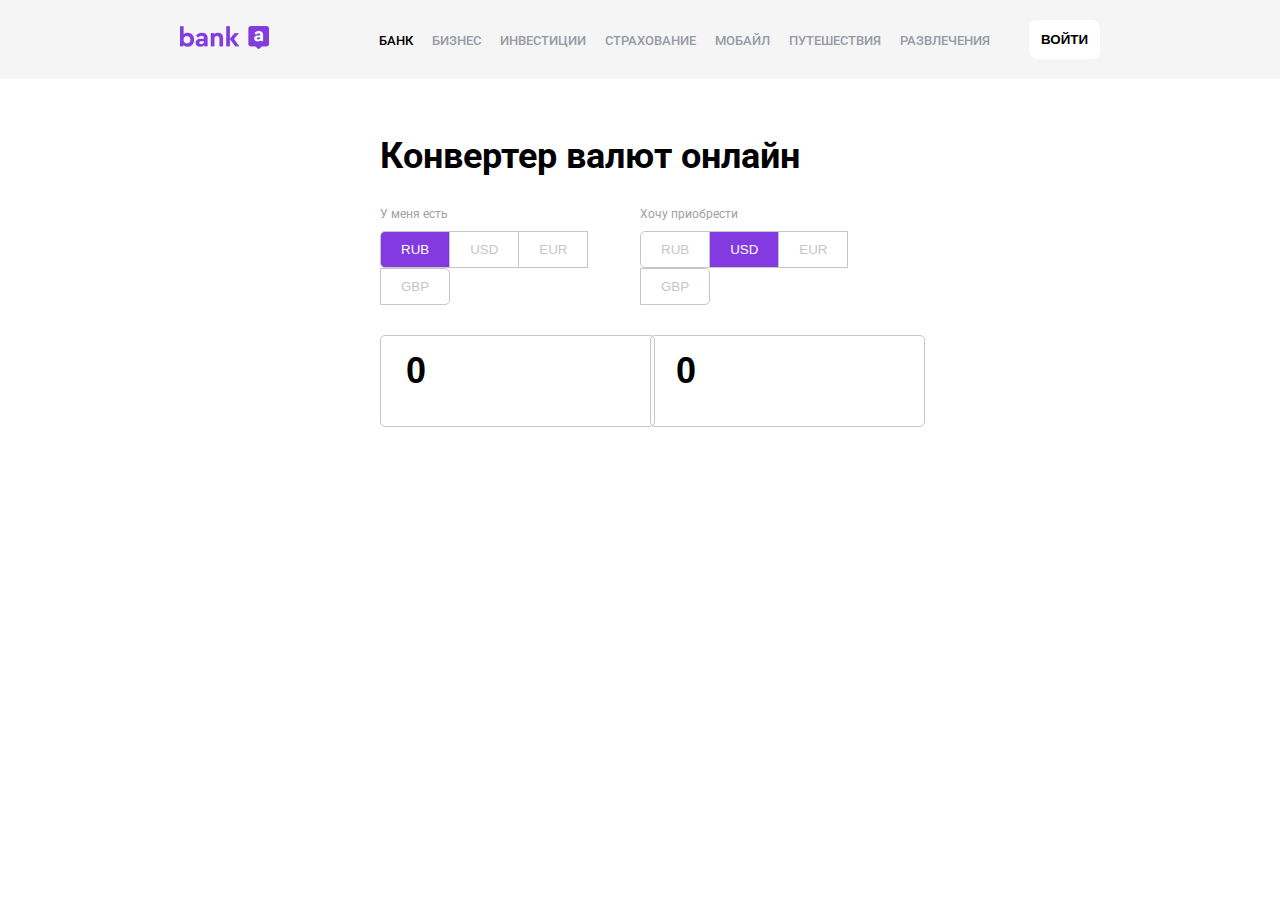
<file: currency_convertor/index.html>
<!DOCTYPE html>
<html lang="en">
<head>
    <meta charset="UTF-8">
    <meta http-equiv="X-UA-Compatible" content="IE=edge">
    <meta name="viewport" content="width=device-width, initial-scale=1.0">
    <title>Currency Converter</title>
    <link rel="stylesheet" href="./assets/style.css">
</head>
<body>
    <header>
        <div class="logo">
            <img src="./assets/img/logo.png" alt="">
        </div>
        <div class="container navbar">
            <a href="" class="select">БАНК</a>
            <a href="">БИЗНЕС</a>
            <a href="">ИНВЕСТИЦИИ</a>
            <a href="">СТРАХОВАНИЕ</a>
            <a href="">МОБАЙЛ</a>
            <a href="">ПУТЕШЕСТВИЯ</a>
            <a href="">РАЗВЛЕЧЕНИЯ</a>
        </div>
        <div>
            <button>ВОЙТИ</button>
        </div>
    </header>
    <main>
        <div class="wrapper">
            <h1>Конвертер валют онлайн</h1>
            <section class="btn-box">
                <article>
                    <p>У меня есть </p>
                    <button class="left-side-choice" value="RUB">RUB</button>
                    <button class="left-side-choice" value="USD">USD</button>
                    <button class="left-side-choice" value="EUR">EUR</button>
                    <button class="left-side-choice" value="GBP">GBP</button>
                </article>
                <article>
                    <p>Хочу приобрести</p>
                    <button class="right-side-choice" value="RUB">RUB</button>
                    <button class="right-side-choice" value="USD">USD</button>
                    <button class="right-side-choice" value="EUR">EUR</button>
                    <button class="right-side-choice" value="GBP">GBP</button>
                </article>
            </section>
            <section class="value-box">
                <aside>
                    <input type="text" class="left-side-input" value="0" onfocus="this.value=''">
                    <p class="left-side-info"></p>
                </aside>
                <aside>
                    <input type="text" class="right-side-input" value="0" onfocus="this.value=''">
                    <p class="right-side-info"></p>
                </aside>
            </section>

        </div>
    </main>
    <script src="./script.js"></script>
</body>

</html>
</file>
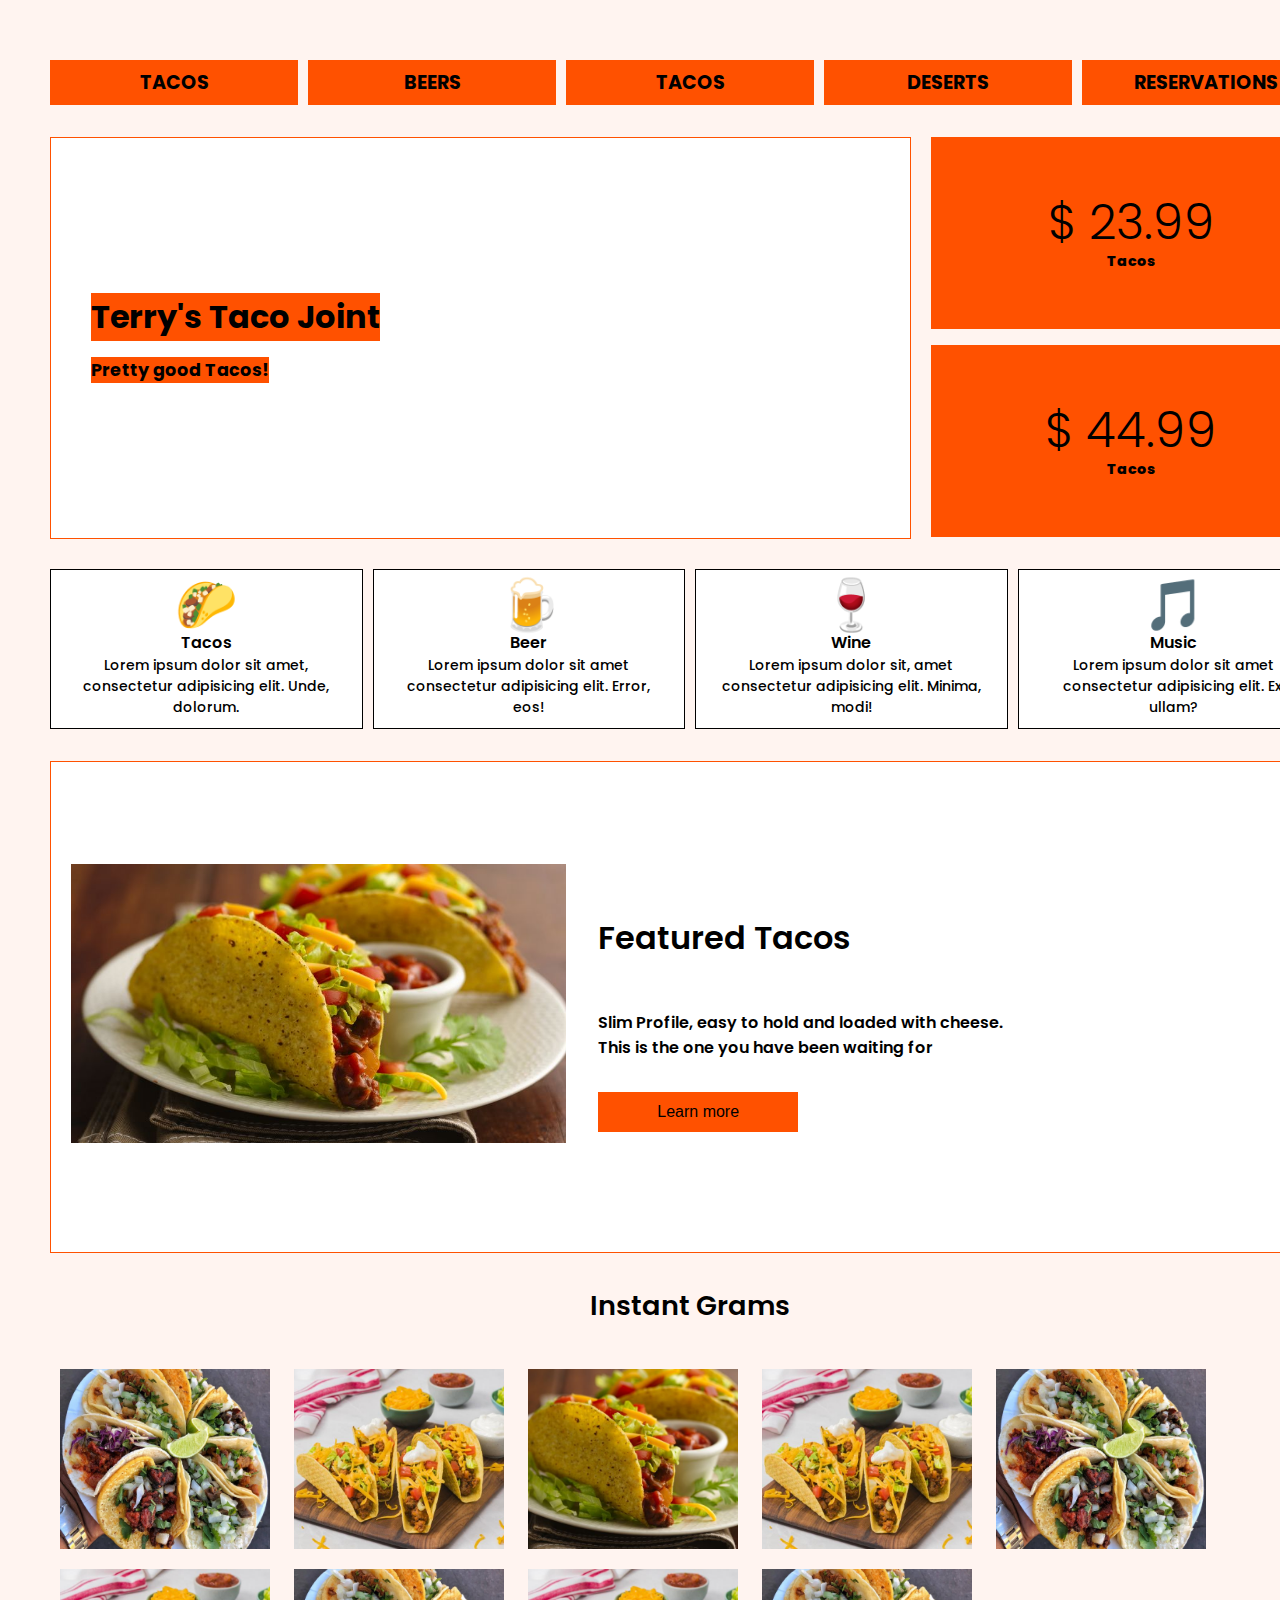
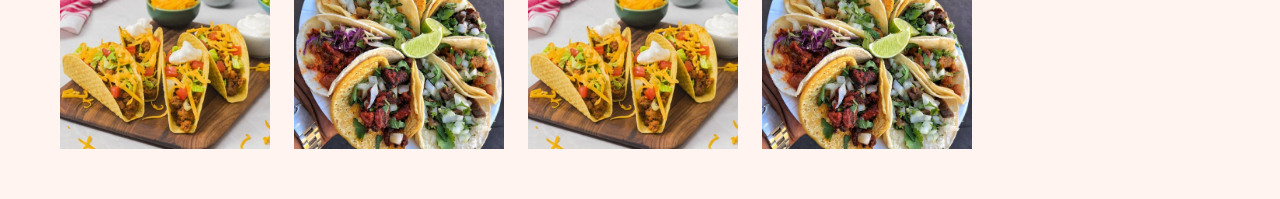
<file: product/index.html>
<!DOCTYPE html>
<html lang="en">
  <head>
    <meta charset="UTF-8" />
    <meta http-equiv="X-UA-Compatible" content="IE=edge" />
    <meta name="viewport" content="width=device-width, initial-scale=1.0" />
    <title>Task Lab</title>

    <!-- Poppins CDN -->
    <link rel="preconnect" href="https://fonts.googleapis.com" />
    <link rel="preconnect" href="https://fonts.gstatic.com" crossorigin />
    <link
      href="https://fonts.googleapis.com/css2?family=Poppins:ital,wght@0,100;0,200;0,300;0,400;0,500;0,600;0,700;0,800;0,900;1,100;1,200;1,300;1,400;1,500;1,600;1,700;1,800;1,900&display=swap"
      rel="stylesheet"
    />
    <!-- Bootstrap 5.1.3 CSS -->
    <link
      href="https://cdn.jsdelivr.net/npm/bootstrap@5.1.3/dist/css/bootstrap.min.css"
      rel="stylesheet"
      integrity="sha384-1BmE4kWBq78iYhFldvKuhfTAU6auU8tT94WrHftjDbrCEXSU1oBoqyl2QvZ6jIW3"
      crossorigin="anonymous"
    />
    <link rel="stylesheet" href="./style.css" />
  </head>
  <body>
    <div class="container-div">
      <div class="categories-div">
        <div class="category-div">
          <span>tacos</span>
        </div>
        <div class="category-div">
          <span>beers</span>
        </div>
        <div class="category-div">
          <span>Tacos</span>
        </div>
        <div class="category-div">
          <span>deserts</span>
        </div>
        <div class="category-div">
          <span>reservations</span>
        </div>
      </div>
      <div class="main-section">
        <div class="main-left-div">
          <span class="main-left-text1">Terry's Taco Joint</span>
          <span class="main-left-text2">Pretty good Tacos!</span>
        </div>
        <div class="main-right-div">
          <div class="main-boxes">
            <div class="main-box">
              <span class="main-box-price">$ 23.99</span>
              <span class="main-box-category">Tacos</span>
            </div>
            <div class="main-box">
              <span class="main-box-price">$ 44.99</span>
              <span class="main-box-category">Tacos</span>
            </div>
          </div>
        </div>
      </div>
      <div class="emoji-boxes">
        <div class="emoji-box">
          <span class="emoji-span">🌮</span>
          <span class="emoji-name">Tacos</span>
          <span class="emoji-text"
            >Lorem ipsum dolor sit amet, consectetur adipisicing elit. Unde,
            dolorum.</span
          >
        </div>
        <div class="emoji-box">
          <span class="emoji-span">🍺</span>
          <span class="emoji-name">Beer</span>
          <span class="emoji-text"
            >Lorem ipsum dolor sit amet consectetur adipisicing elit. Error,
            eos!</span
          >
        </div>
        <div class="emoji-box">
          <span class="emoji-span">🍷</span>
          <span class="emoji-name">Wine</span>
          <span class="emoji-text"
            >Lorem ipsum dolor sit, amet consectetur adipisicing elit. Minima,
            modi!</span
          >
        </div>
        <div class="emoji-box">
          <span class="emoji-span">🎵</span>
          <span class="emoji-name">Music</span>
          <span class="emoji-text"
            >Lorem ipsum dolor sit amet consectetur adipisicing elit. Ex,
            ullam?</span
          >
        </div>
      </div>
      <div class="taco-div">
        <div class="taco-img-div">
          <img alt="No Photo" src="./img/tacos3.jpg" />
        </div>
        <div class="taco-about-div">
          <h3 class="taco-title">Featured Tacos</h3>
          <span class="taco-about"
            >Slim Profile, easy to hold and loaded with cheese.<br />This is the
            one you have been waiting for
          </span>
          <button class="taco-btn">Learn more</button>
        </div>
      </div>
      <div class="instant-grams-div">
        <h2 class="grams-title">Instant Grams</h2>
        <div class="grams-images-div">
          <div class="img-box">
            <img src="./img/tacos1.jpg" alt="No photo" />
          </div>
          <div class="img-box">
            <img src="./img/tacos2.jpeg" alt="No photo" />
          </div>
          <div class="img-box">
            <img src="./img/tacos3.jpg" alt="No photo" />
          </div>
          <div class="img-box">
            <img src="./img/tacos2.jpeg" alt="No photo" />
          </div>
          <div class="img-box">
            <img src="./img/tacos1.jpg" alt="No photo" />
          </div>
          <div class="img-box">
            <img src="./img/tacos2.jpeg" alt="No photo" />
          </div>
          <div class="img-box">
            <img src="./img/tacos1.jpg" alt="No photo" />
          </div>
          <div class="img-box">
            <img src="./img/tacos2.jpeg" alt="No photo" />
          </div>
          <div class="img-box">
            <img src="./img/tacos1.jpg" alt="No photo" />
          </div>
        </div>
      </div>
    </div>
  </body>
</html>
</file>
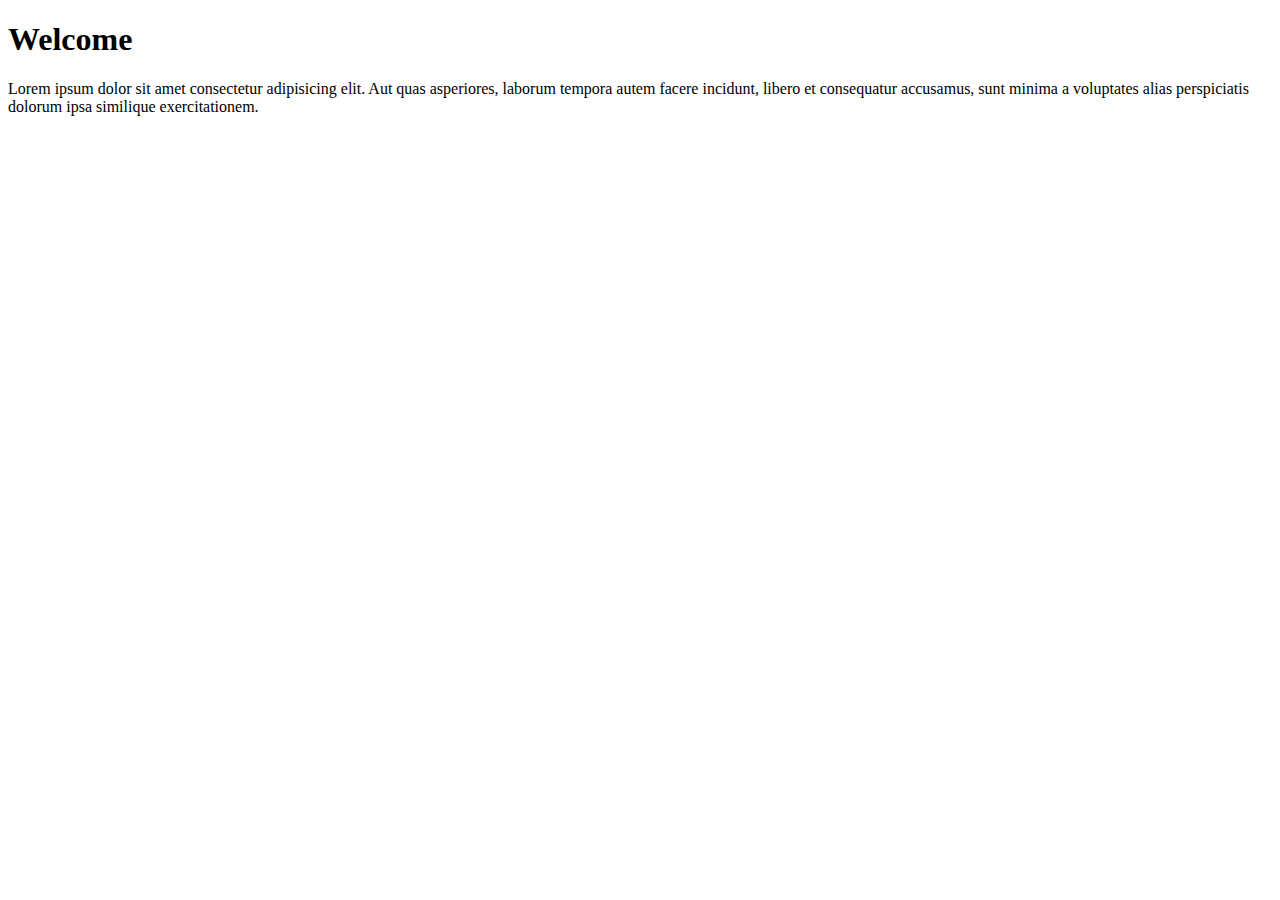
<file: second-labwork/index.html>
<!DOCTYPE html>
<html lang="en">
<head>
    <meta charset="UTF-8">
    <meta http-equiv="X-UA-Compatible" content="IE=edge">
    <meta name="viewport" content="width=device-width, initial-scale=1.0">
    <title>Document</title>
</head>
<body>
    <h1>Welcome</h1>
    
    <p>Lorem ipsum dolor sit amet consectetur adipisicing elit. Aut quas asperiores, laborum tempora autem facere incidunt, libero et consequatur accusamus, sunt minima a voluptates alias perspiciatis dolorum ipsa similique exercitationem.</p>
</body>
</html>
</file>
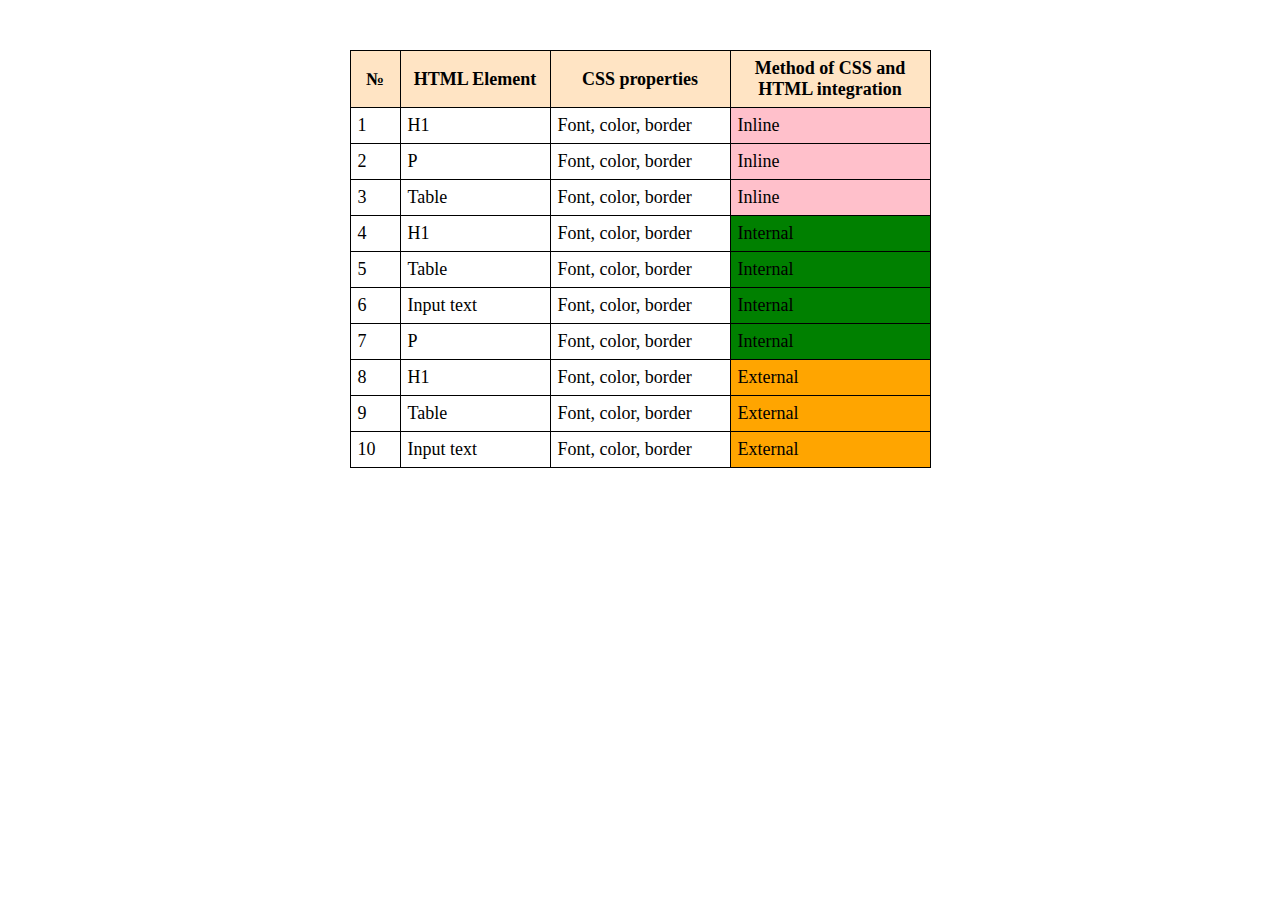
<file: sixth_labwork/index.html>
<!DOCTYPE html>
<html lang="en">

<head>
    <meta charset="UTF-8">
    <meta http-equiv="X-UA-Compatible" content="IE=edge">
    <meta name="viewport" content="width=device-width, initial-scale=1.0">
    <link rel="stylesheet" href="./style.css">
    <title>Lab 6</title>
</head>

<body>
    <div class="container">
        <table>
            <thead>
                <tr>
                    <th>№</th>
                    <th>HTML Element</th>
                    <th>CSS properties</th>
                    <th>Method of CSS and HTML integration</th>
                </tr>
            </thead>
            <tbody>
                <tr class="pink">
                    <td>1</td>
                    <td>H1</td>
                    <td>Font, color, border</td>
                    <td>Inline</td>
                </tr>
                <tr class="pink">
                    <td>2</td>
                    <td>P</td>
                    <td>Font, color, border</td>
                    <td>Inline</td>
                </tr>
                <tr class="pink">
                    <td>3</td>
                    <td>Table</td>
                    <td>Font, color, border</td>
                    <td>Inline</td>
                </tr>
                <tr class="green">
                    <td>4</td>
                    <td>H1</td>
                    <td>Font, color, border</td>
                    <td>Internal</td>
                </tr>
                <tr class="green">
                    <td>5</td>
                    <td>Table</td>
                    <td>Font, color, border</td>
                    <td>Internal</td>
                </tr>
                <tr class="green">
                    <td>6</td>
                    <td>Input text</td>
                    <td>Font, color, border</td>
                    <td>Internal</td>
                </tr>
                <tr class="green">
                    <td>7</td>
                    <td>P</td>
                    <td>Font, color, border</td>
                    <td>Internal</td>
                </tr>
                <tr class="orange">
                    <td>8</td>
                    <td>H1</td>
                    <td>Font, color, border</td>
                    <td>External</td>
                </tr>
                <tr class="orange">
                    <td>9</td>
                    <td>Table</td>
                    <td>Font, color, border</td>
                    <td>External</td>
                </tr>
                <tr class="orange">
                    <td>10</td>
                    <td>Input text</td>
                    <td>Font, color, border</td>
                    <td>External</td>
                </tr>
            </tbody>
        </table>
    </div>
</body>

</html>
</file>
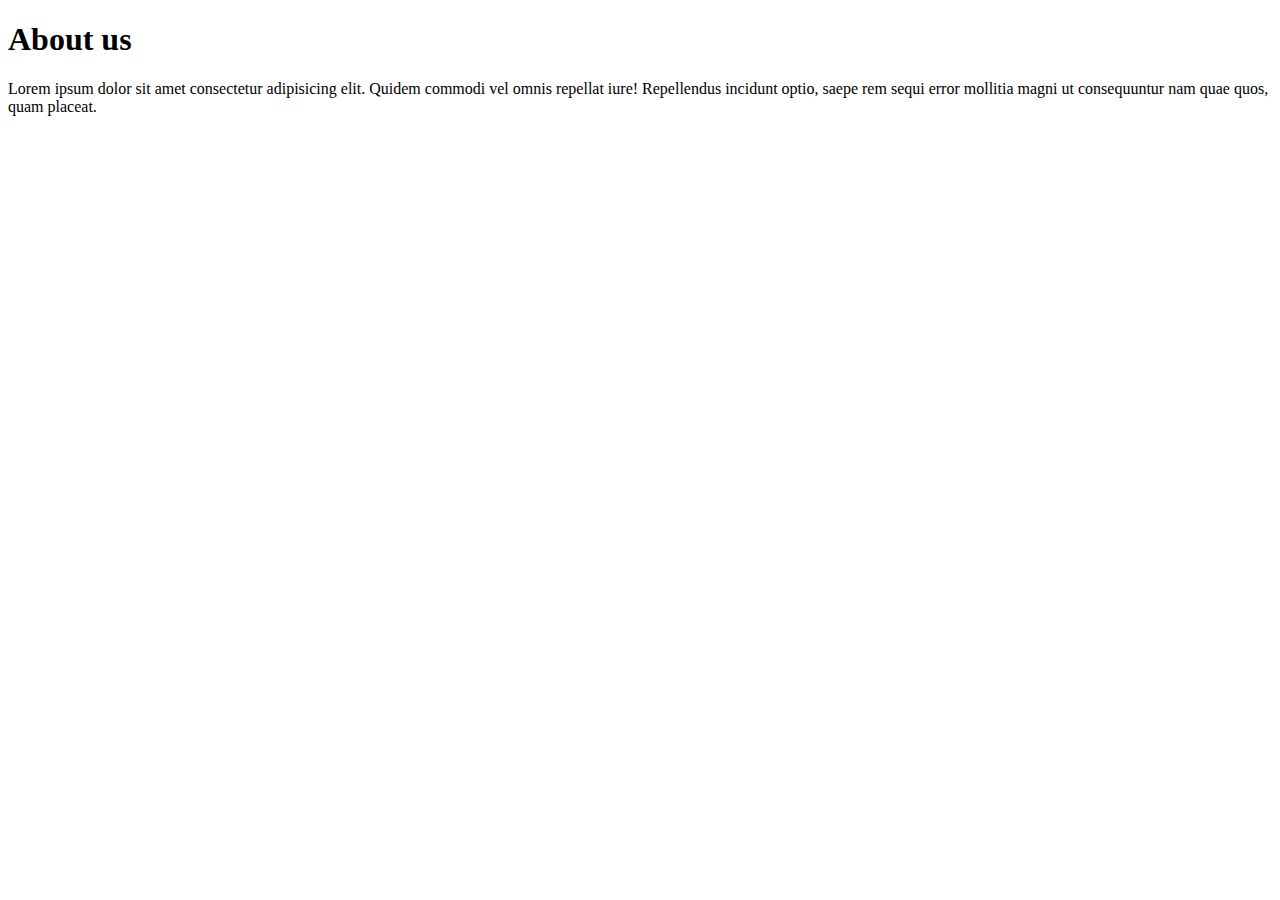
<file: second-labwork/second.html>
<!DOCTYPE html>
<html lang="en">
<head>
    <meta charset="UTF-8">
    <meta http-equiv="X-UA-Compatible" content="IE=edge">
    <meta name="viewport" content="width=device-width, initial-scale=1.0">
    <title>Document</title>
</head>
<body>
    <h1>About us</h1>

    <p>Lorem ipsum dolor sit amet consectetur adipisicing elit. Quidem commodi vel omnis repellat iure! Repellendus incidunt optio, saepe rem sequi error mollitia magni ut consequuntur nam quae quos, quam placeat.</p>
</body>
</html>
</file>
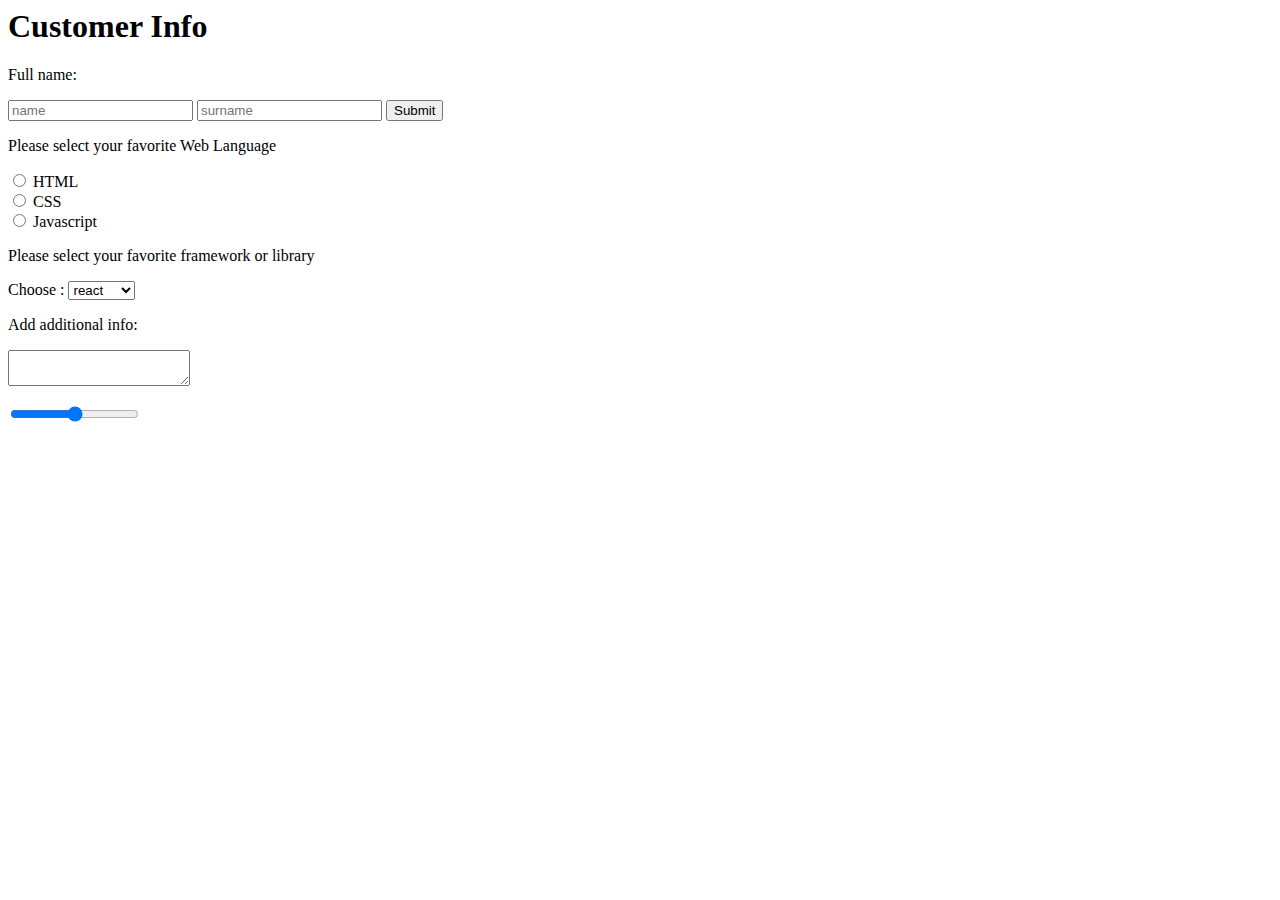
<file: second-labwork/task4.html>
<!DOCTYPE>
<html>
 <head>
    <title>My page</title>
 </head> 
 
   <body>

    <h1> Customer Info</h1>
    <p>Full name:</p> 
    <input type="" placeholder="name">
    <input type="" placeholder="surname">
    <input type="submit" value="Submit">
     
    <p> Please select your favorite Web Language</p>

    <input type="radio" value="HTML">
    <label for="html">HTML</label><br>
    <input type="radio" value="CSS">
    <label for="css">CSS</label><br>
    <input type="radio" value="Javascript">
    <label for="js">Javascript</label><br>

    <p>Please select your favorite framework or library</p>

    <label for="framework">Choose :</label>
    <select name="" id="">
        <option value="react">react</option>
        <option value="angular">angular</option>
        <option value="django">django</option>
        <option value="jquery">jquery</option>
      </select>
    <br>

      <p >Add additional info:<p>


       <textarea></textarea>

       <br>
       <br>
       <input type="range">






</body>

</html>
</file>
<file: currency_convertor/assets/style.css>
@import url('https://fonts.googleapis.com/css2?family=Roboto:wght@400;500;700;900&display=swap');
*{
    padding: 0;
    margin: 0;
    box-sizing: border-box;
}
body{
    font-family: "Roboto";
}
.container{
    margin: 0 auto;
}
.navbar{
    margin-left: 110px;
}
header{
    background-color: #F5F5F6;
    display: flex;
    padding: 20px 180px;
    align-items: center;
  
}
header a{
    text-decoration: none;
    color: #959BA4;
    font-weight: 500;
    font-size: 13px; 
    margin-right: 15px;
}
.select{
    color: black;
}
header button{
    border: none;
    background-color: #fff;
    border-radius: 8px;
    font-weight: 700;
    padding: 12px;
}
h1{
    font-size: 36px;
}
.wrapper{
    margin: 56px 380px;
}
.btn-box,.value-box{
    display: flex;
    justify-content: space-between;
    margin-top: 30px;
}
.btn-box p,.value-box p{
    color:#9F9F9F;
    font-size: 12px;
    margin-bottom: 10px;
}

article button{
    border: 1px solid #C6C6C6;
    color: #C6C6C6;
    background-color: #fff;
    padding: 10px 20px;
    margin-right: -5px;
}

article button:nth-child(2){
border-top-left-radius: 5px;
border-bottom-left-radius: 5px;
}
article button:last-child{
    border-top-right-radius: 5px;
    border-bottom-right-radius: 5px;
    }
aside{
    border: 1px solid #C6C6C6;
    width: 278px;
    padding: 10px;
    border-radius: 5px;
    margin-right: -5px;
}
aside p{
    margin: 20px 15px;
}
aside input{
    width: 253px;
    height: 50px;
    border: none;
    padding: 15px;
    font-size: 36px;
    font-weight: 700;
}
</file>
<file: product/style.css>
body {
  font-family: "Poppins", sans-serif;
  margin: 0;
  padding: 0;
}
.container-div {
  padding: 40px 50px;
  min-height: 100vh;
  min-width: 100%;
  background: rgb(255, 244, 240);
}

.categories-div {
  margin-top: 20px;
  display: flex;
  justify-content: space-between;
  align-items: center;
}
.category-div {
  border: 1px solid #ff5100;
  background: #ff5100;
  text-align: center;
  padding: 7px 10px;
  margin: 0 5px;
  width: 300px;
}
.category-div:first-child {
  margin-left: 0;
}
.category-div:last-child {
  margin-right: 0;
}
.category-div span {
  font-size: 1.2em;
  text-transform: uppercase;
  font-weight: 700;
}

.main-section {
  margin-top: 2rem;
  display: flex;
  height: 400px;
}

.main-left-div {
  padding: 0px 40px;
  width: 65%;
  border: 1px solid #ff5100;
  background-color: #fff;
  height: 100%;
  display: flex;
  flex-direction: column;
  justify-content: center;
}
.main-left-text1 {
  font-weight: 700;
  font-size: 2em;
  background: #ff5100;
  width: fit-content;
}
.main-left-text2 {
  margin-top: 1rem;
  font-weight: 700;
  font-size: 1.1em;
  background: #ff5100;
  width: fit-content;
}
.main-right-div {
  width: 35%;
  height: 100%;
}
.main-boxes {
  margin-left: 20px;
  height: 100%;
  display: flex;
  flex-direction: column;
  justify-content: space-between;
}

.main-box {
  border: 1px solid #ff5100;
  height: 190px;
  width: 100%;
  background-color: #ff5100;
  display: flex;
  flex-direction: column;
  justify-content: center;
  align-items: center;
}
.main-box-price {
  line-height: 56px;
  font-weight: 300;
  font-size: 3em;
}
.main-box-category {
  font-size: 0.9em;
  font-weight: 800;
}

.emoji-boxes {
  margin-top: 2rem;
  display: flex;
  justify-content: space-between;
}

.emoji-box {
  padding: 10px 20px;
  border: 1px solid #000;
  background: #fff;
  display: flex;
  flex-direction: column;
  align-items: center;
  /* justify-content: center; */
  text-align: center;
  margin: 0 5px;
  width: 400px;
}

.emoji-box:first-child {
  margin-left: 0;
}

.emoji-box:last-child {
  margin-right: 0;
}

.emoji-span {
  font-size: 50px;
  line-height: 50px;
}

.emoji-name {
  font-weight: 600;
}

.emoji-text {
  font-size: 14px;
  font-weight: 500;
}

.taco-div {
  padding: 20px;
  margin-top: 2rem;
  min-height: 50vh;
  background: #fff;
  border: 1px solid #ff5100;
  display: flex;
  align-items: center;
}

.taco-img-div {
  width: 40%;
  margin-right: 2rem;
}

.taco-img-div img {
  width: 100%;
}

.taco-about-div {
  /* width: 60%; */
  display: flex;
  flex-direction: column;
  justify-content: center;
}
.taco-title {
  font-weight: 600;
  font-size: 2em;
}
.taco-about {
  margin-top: 1rem;
  font-weight: 600;
  font-size: 16px;
}

.taco-btn {
  font-size: 16px;
  font-weight: 400;
  margin-top: 2rem;
  padding: 10px 20px;
  border: 1px solid #ff5100;
  background: #ff5100;
  display: flex;
  align-items: center;
  justify-content: center;
  width: 200px;
}

.taco-btn i {
  margin-left: 1rem;
  font-size: 14px;
}

.instant-grams-div {
  margin-top: 2rem;
}

.grams-title {
  text-align: center;
  font-weight: 600;
  font-size: 1.7em;
  position: relative;
}

.grams-images-div {
  margin-top: 2rem;
}

.img-box {
  display: inline-block;
  width: 210px;
  height: 180px;
  margin: 10px;
}
.img-box img {
  width: 100%;
  height: 100%;
  object-fit: cover;
}
</file>
<file: sixth_labwork/style.css>
*{
    padding: 0;
    margin: 0;
    box-sizing: border-box;
}
body{
    font-size: 18px;
}
table{
    border-collapse: collapse;  
    margin: 50px auto;  
}
th, td{
    border: 1px solid black;
    padding: 7px;
}
thead{
    background-color: bisque;
    text-align: center;
}
tr th:nth-child(1){
    width: 50px;
}
tr th:nth-child(2){
    width: 150px;
}
tr th:nth-child(3){
    width: 180px;
}
tr th:nth-child(4){
    width: 200px;
}
.pink td:last-child{
    background-color: pink;
}
.green td:last-child{
    background-color: green;
}
.orange td:last-child{
    background-color: orange;
}
</file>
